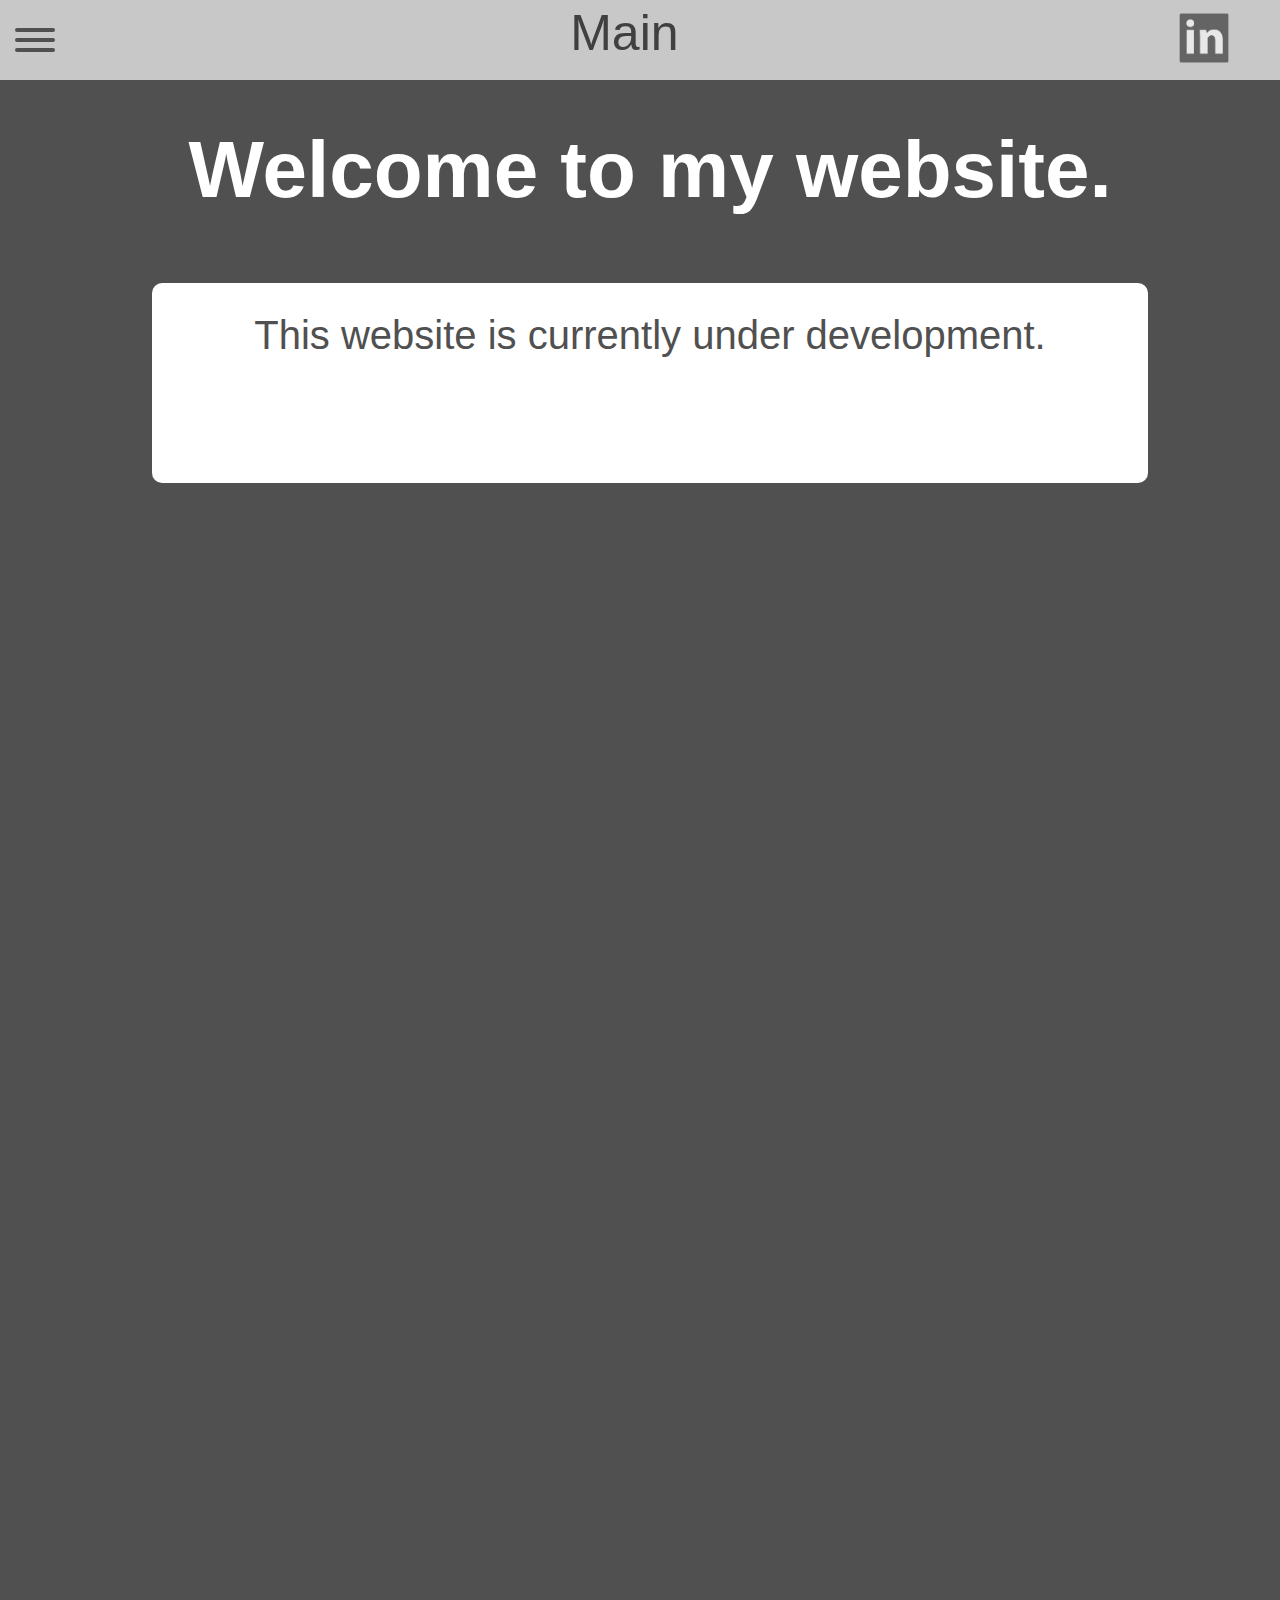
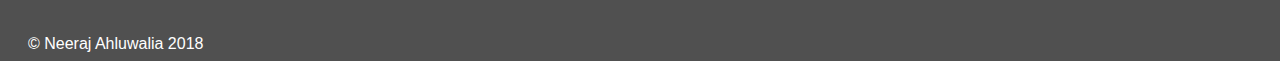
<file: index.html>
<html>
<head>  
    
    <link rel="stylesheet" href="style.css">
    <link rel="stylesheet" href="hamburgers.css">
    
    </head>
    
    
        
 
    
     <div id="mySidenav" class="sidenav">
          <div class="closebtn" onclick="closeNav()">&times;</div>
  <a href="/index.html">Main</a>
  <a href="/projects.html">Projects</a>
  <a href="/resume.html">Resume</a>
  <a href="#">Contact</a>
  <a href="#">Gallery</a>
</div>
    
    
    
   
    
    
    
<body id="main">
    
    
    

    
    <div class="container">
      <div class="overlayViewport">
        <div class="content-wrapper">
        </div>
        <div class="overlayContent">
            <button class="hamburger hamburger--arrowturn" type="button" onclick="toggleNav()">
                    <span class="hamburger-box">
                        <span class="hamburger-inner"></span>
                </span>
            </button>
            
            <div class="social" onclick="openInNewTab('https://www.linkedin.com/in/neeraj-ahluwalia-1b7720170/');"></div>
            
          Main
            
        </div>
      </div>
      <div class="contentViewport">
        <div class="content">
          <h2>Welcome to my website.</h2>
            
            <div id="welcome">
            This website is currently under development.
            </div>
         <br>
            <br>
            <br>
            <br>
            <br>
            <br>
            <br>
            <br>
            <br>
            <br>
            <br>
            <br>
            <br>
            <br>
            <br>
            <br>
            <br>
            <br>
            <br>
            <br>
            <br>
            <br>
            <br>
            <br>
            <br>
            <br>
            <br>
            <br>
            <br>
            <br>
            <br>
            <br>
            <br>
            <br>
            <br>
            <br>
            <br>
            <br>
            <br>
            <br>
            <br>
            <br>
            <br>
            <br>
            <br>
            <br>
            <br>
            <br>
            <br>
            <br>
            <br>
            <br>
            <br>
            <br>
            <br>
            <br>
            <br>
            <br>
            <br>
            <br>
            <br>
            <br>
            <br>
            <br>
            © Neeraj Ahluwalia 2018
            
          
        </div>
      </div>
    </div>
    
    
    <script src="main.js"></script>
    </body> 
       
</html>
</file>
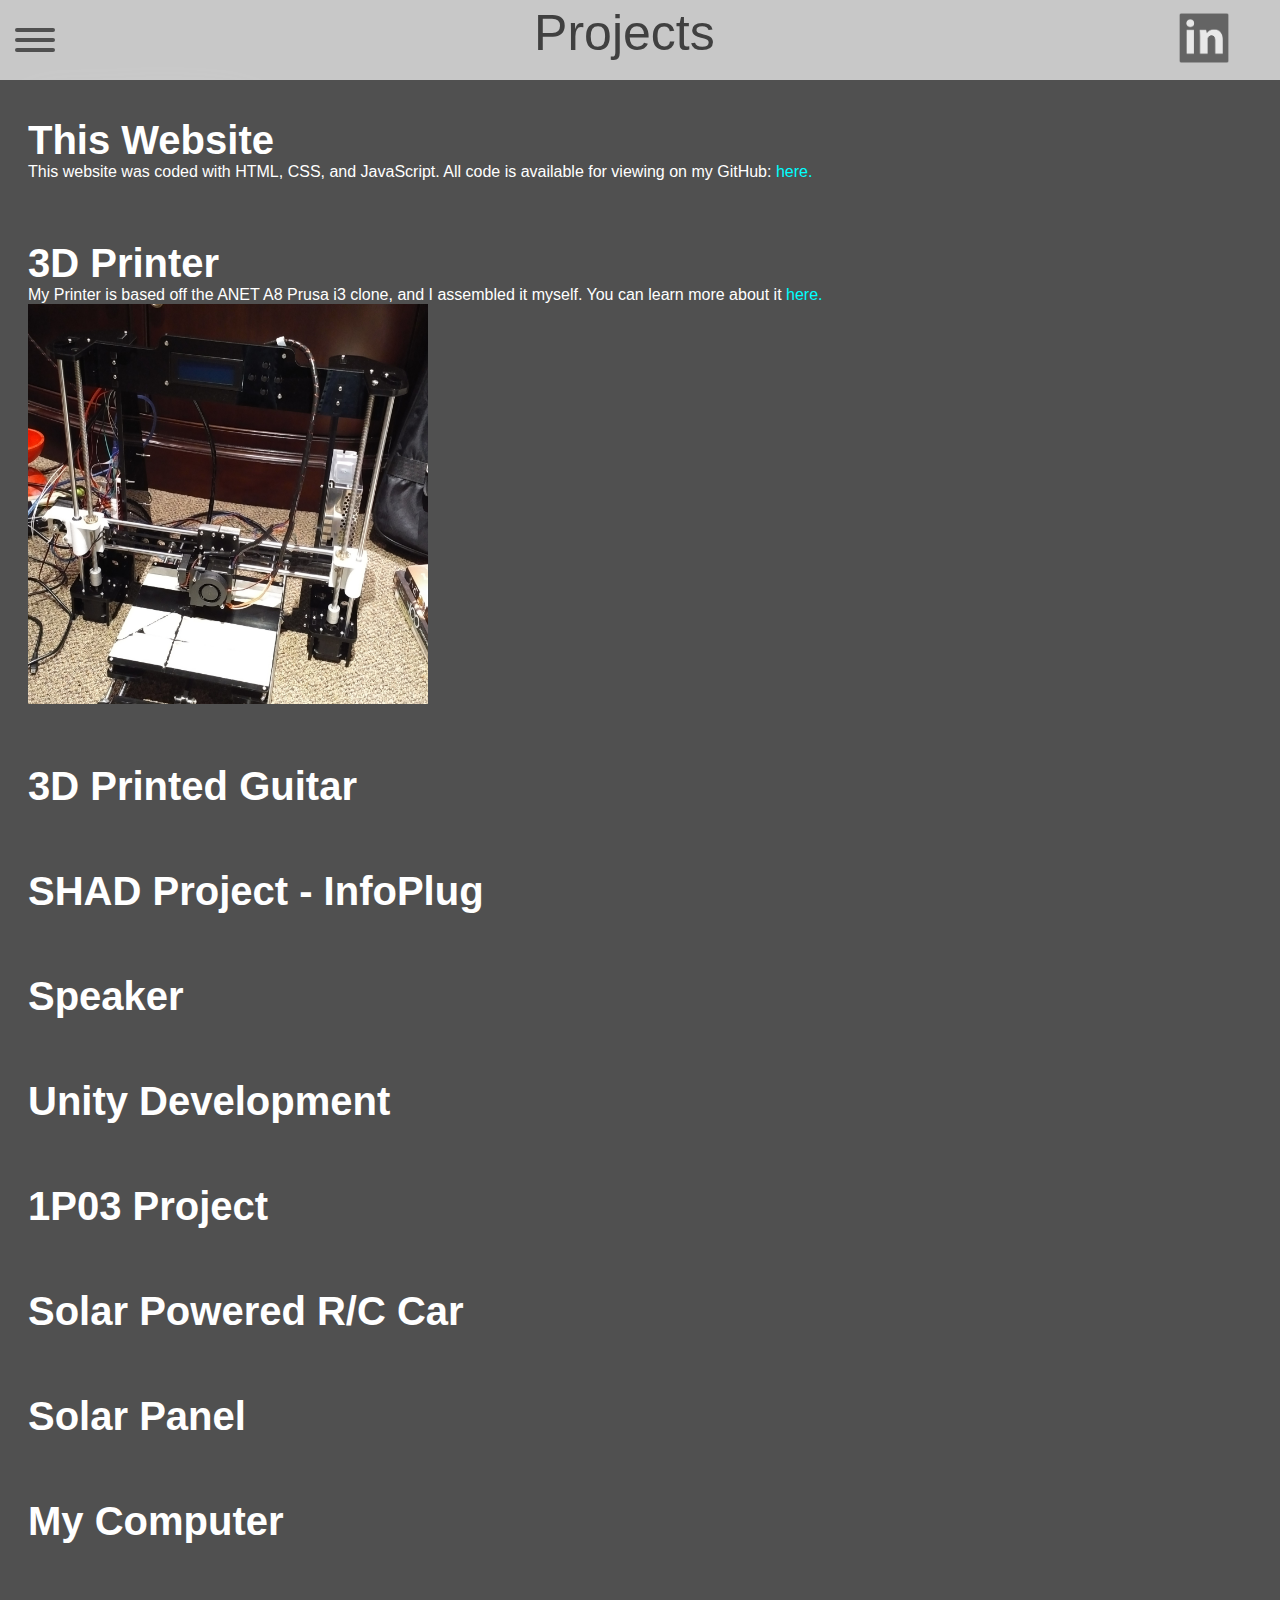
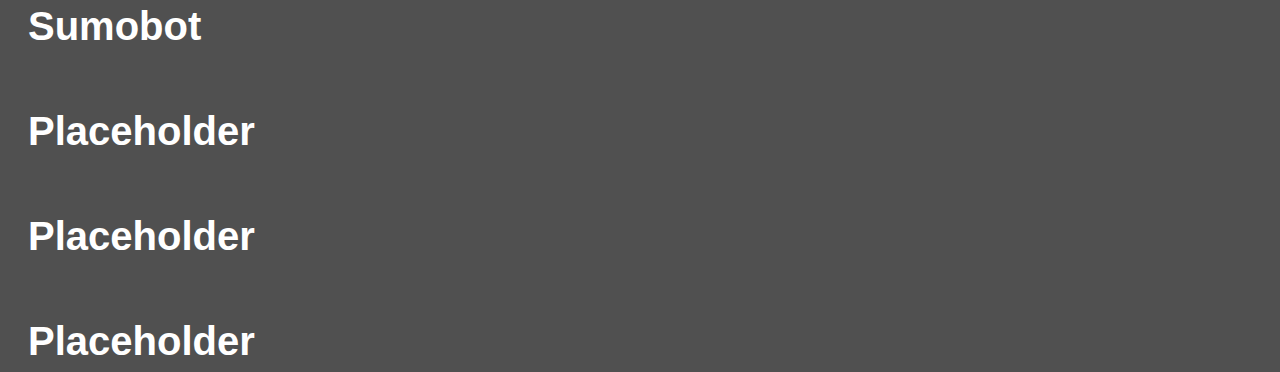
<file: projects.html>
<html>
<head>  
    
    <link rel="stylesheet" href="style.css">
    <link rel="stylesheet" href="hamburgers.css">
    
    </head>
    
    
        
 
    
      <div id="mySidenav" class="sidenav">
        <div class="closebtn" onclick="closeNav()">&times;</div>
  <a href="index.html">Main</a>
  <a href="#">Projects</a>
  <a href="resume.html">Resume</a>
  <a href="#">Contact</a>
  <a href="#">Gallery</a>
</div>
    
    
   
    
    
    
<body id="main">
    
    
    

    
    <div class="container">
      <div class="overlayViewport">
        <div class="content-wrapper">
        </div>
        <div class="overlayContent">
            <button class="hamburger hamburger--arrowturn" type="button" onclick="toggleNav()">
                    <span class="hamburger-box">
                        <span class="hamburger-inner"></span>
                </span>
            </button>
            
            <div class="social" onclick="openInNewTab('https://www.linkedin.com/in/neeraj-ahluwalia-1b7720170/');"></div>
            
          Projects
            
        </div>
      </div>
      <div class="contentViewport">
        <div class="content">
            <h3>This Website</h3>
            This website was coded with HTML, CSS, and JavaScript. All code is available for viewing on my GitHub: <a onclick="openInNewTab('https://github.com/Pamplemousse00/Website')" class="link">here.</a>
            
            
            <h3>3D Printer</h3>
            My Printer is based off the ANET A8 Prusa i3 clone, and I assembled it myself. You can learn more about it <a href="Projects/3DPrinter.html" class="link">here.</a>
            <br>
            
            
            <img src="images/printer_1.jpg" class="imageLeft">
                
            
            
            <h3>3D Printed Guitar</h3>
            <h3>SHAD Project - InfoPlug</h3>
            <h3>Speaker</h3>
            <h3>Unity Development</h3>
            <h3>1P03 Project</h3>
            <h3>Solar Powered R/C Car</h3>
            <h3>Solar Panel</h3>
            <h3>My Computer</h3>
            <h3>Sumobot</h3>
            <h3>Placeholder</h3>
            <h3>Placeholder</h3>
            <h3>Placeholder</h3>
            
            
          
        </div>
      </div>
    </div>
    
    
    <script src="main.js"></script>
    </body> 
       
</html>
</file>
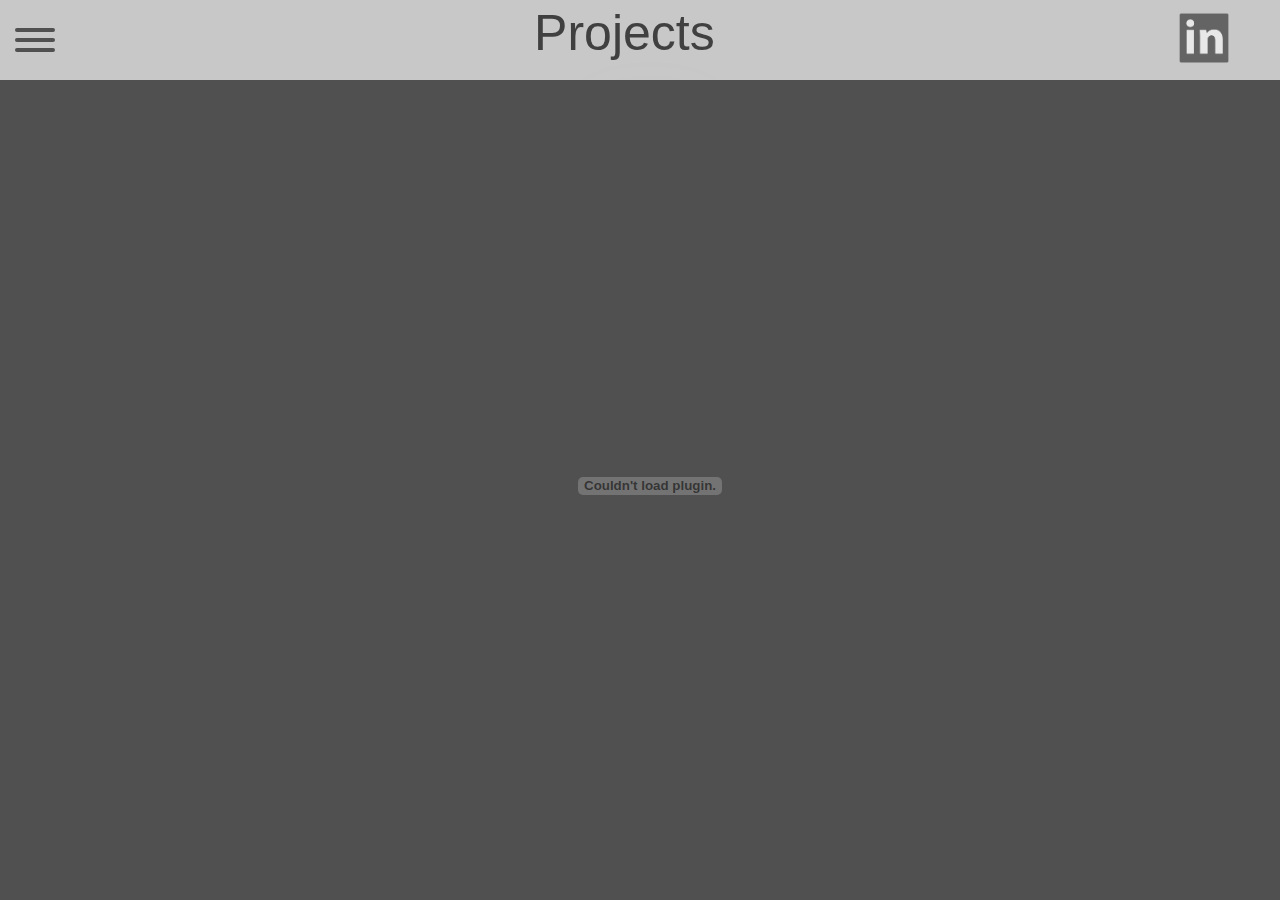
<file: resume.html>
<html>
<head>  
    
    <link rel="stylesheet" href="style.css">
    <link rel="stylesheet" href="hamburgers.css">
    
    </head>
    
    
        
 
    
      <div id="mySidenav" class="sidenav">
        <div class="closebtn" onclick="closeNav()">&times;</div>
  <a href="index.html">Main</a>
  <a href="projects.html">Projects</a>
  <a href="#">Resume</a>
  <a href="#">Contact</a>
  <a href="#">Gallery</a>
</div>
    
    
   
    
    
    
<body id="main">
    
    
    

    
    <div class="container">
      <div class="overlayViewport">
        <div class="content-wrapper">
        </div>
        <div class="overlayContent">
            <button class="hamburger hamburger--arrowturn" type="button" onclick="toggleNav()">
                    <span class="hamburger-box">
                        <span class="hamburger-inner"></span>
                </span>
            </button>
            
            <div class="social" onclick="openInNewTab('https://www.linkedin.com/in/neeraj-ahluwalia-1b7720170/');"></div>
            
          Projects
            
        </div>
      </div>
      <div class="contentViewport">
        <div class="content">
            
            
           <embed src="/other resources/Resume.pdf" width="100%" height="90%" 
 type='application/pdf' class="embedPDF">
            
          
        </div>
      </div>
    </div>
    
    
    <script src="main.js"></script>
    </body> 
       
</html>
</file>
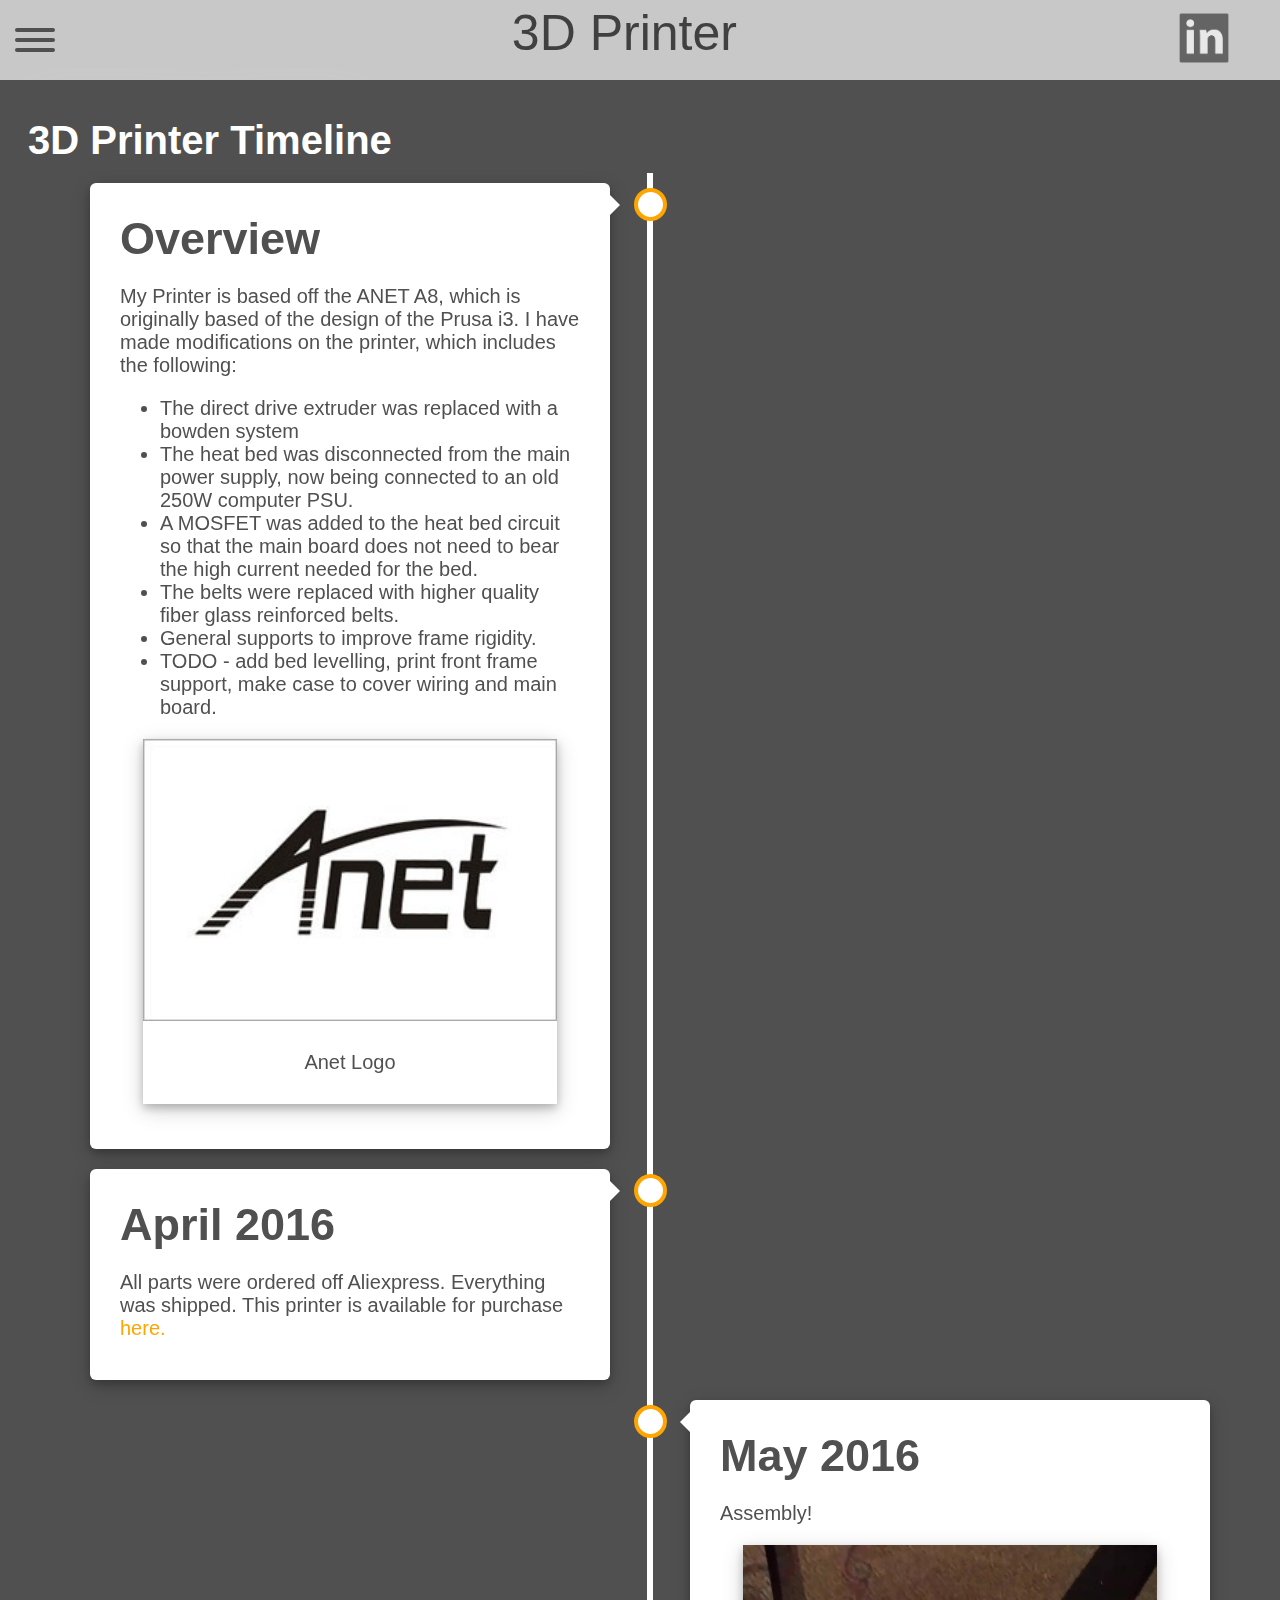
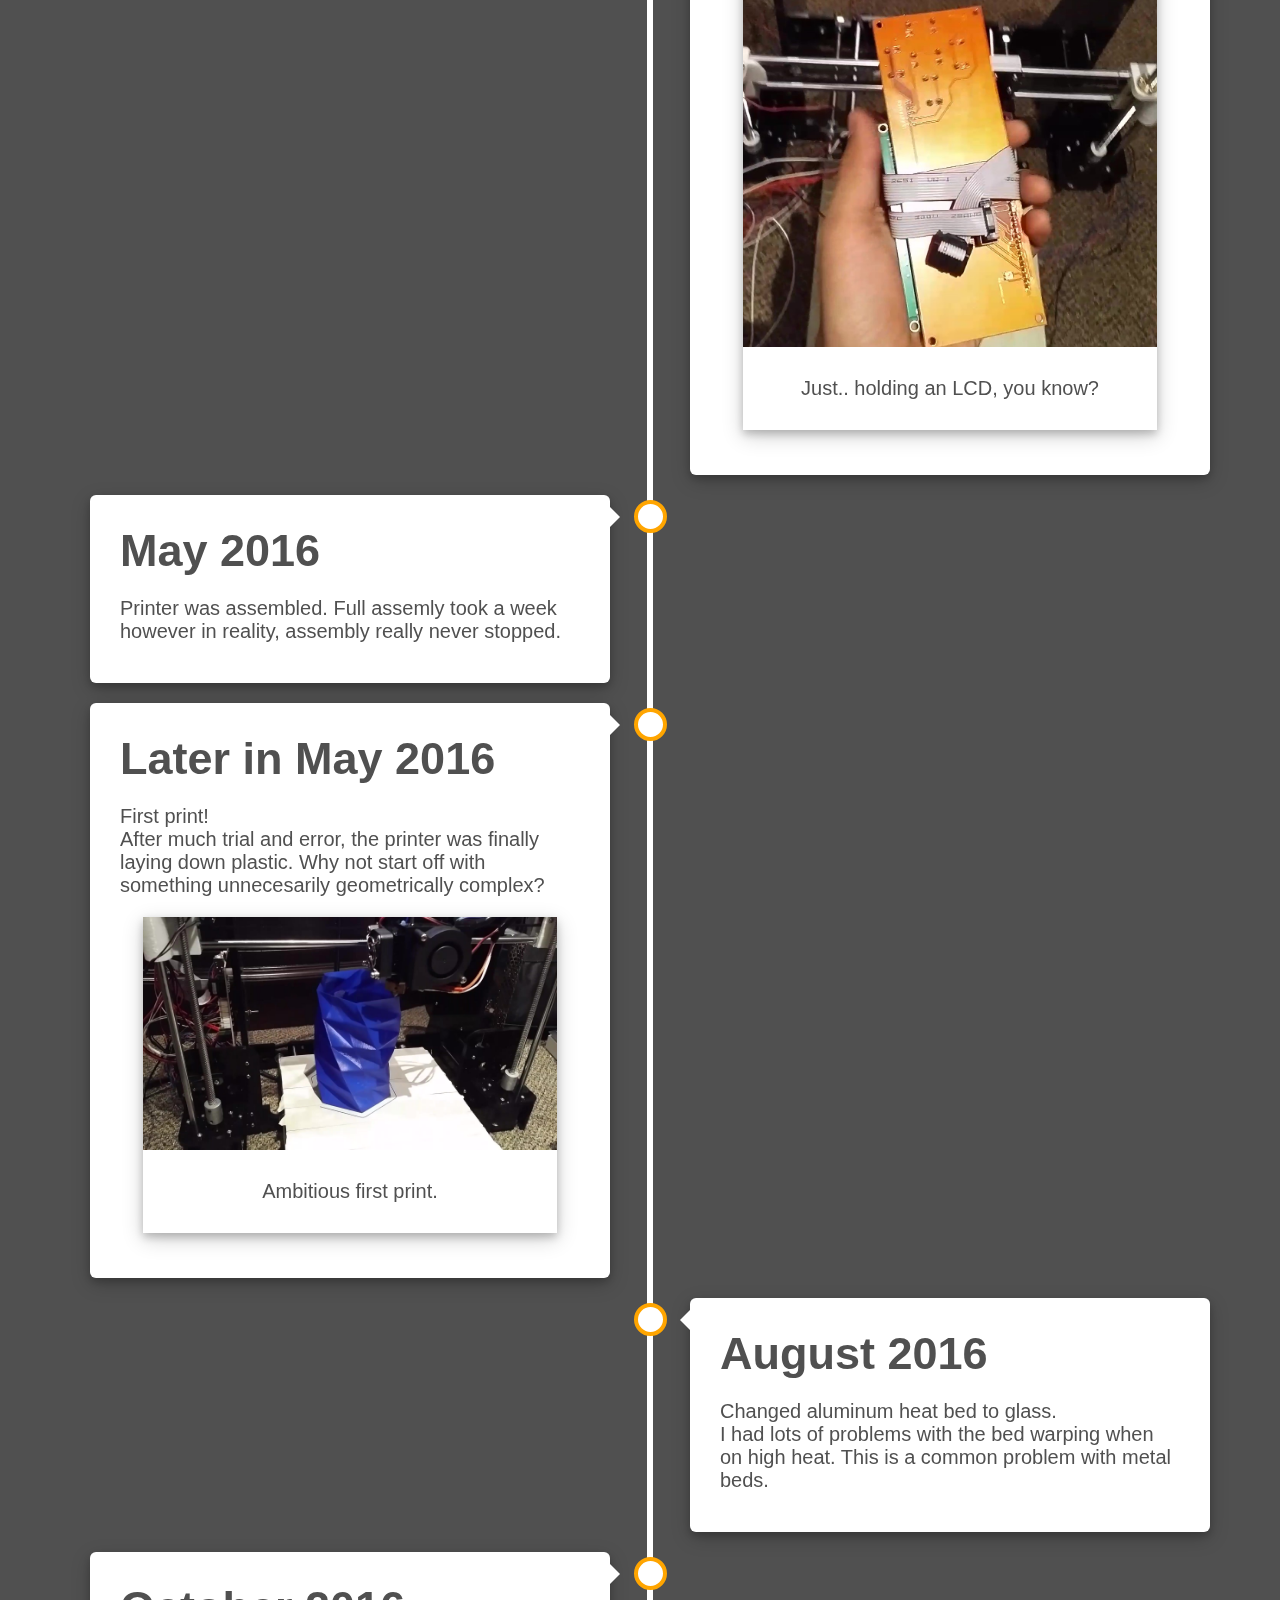
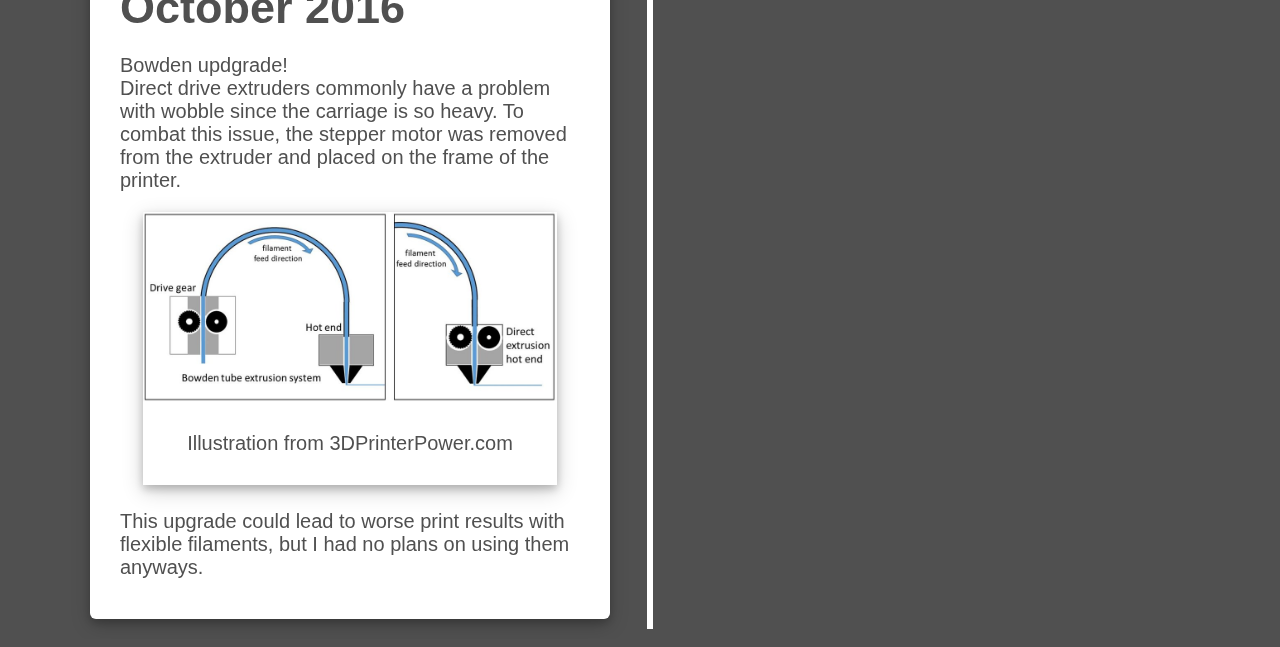
<file: Projects/3DPrinter.html>
<html>
<head>  
    
    <link rel="stylesheet" href="../style.css">
    <link rel="stylesheet" href="../hamburgers.css">
    
    </head>
    
    
        
 
    
      <div id="mySidenav" class="sidenav">
          <div class="closebtn" onclick="closeNav()">&times;</div>
  <a href="../index.html">Main</a>
  <a href="../projects.html">Projects</a>
  <a href="../resume.html">Resume</a>
  <a href="#">Contact</a>
  <a href="#">Gallery</a>
</div>
    
    
   
    
    
    
<body id="main">
    
    
    

    
    <div class="container">
      <div class="overlayViewport">
        <div class="content-wrapper">
        </div>
        <div class="overlayContent">
            <button class="hamburger hamburger--arrowturn" type="button" onclick="toggleNav()">
                    <span class="hamburger-box">
                        <span class="hamburger-inner"></span>
                </span>
            </button>
            
            <div class="social" onclick="openInNewTab('https://www.linkedin.com/in/neeraj-ahluwalia-1b7720170/');"></div>
            
          3D Printer
            
        </div>
      </div>
      <div class="contentViewport">
        <div class="content">
            
            
             
            
            
            <h3>3D Printer Timeline</h3>
            
            
            
            
            
            <div class="timeline">
                <div class="timelineContainer left">
                    <div class="timelineContent">
                        <h4>Overview</h4>
                        <p>My Printer is based off the ANET A8, which is originally based of the design of the Prusa i3. I have made modifications on the printer, which includes the following:
            <ul>
                <li>The direct drive extruder was replaced with a bowden system</li>
                <li>The heat bed was disconnected from the main power supply, now being connected to an old 250W computer PSU.</li>
                <li>A MOSFET was added to the heat bed circuit so that the main board does not need to bear the high current needed for the bed.</li>
                <li>The belts were replaced with higher quality fiber glass reinforced belts.</li>
                <li>General supports to improve frame rigidity.</li>
                <li>TODO - add bed levelling, print front frame support, make case to cover wiring and main board.</li>
            </ul>
                        </p>
                        <div class="polaroid">
                            <img src="../images/Anet-Logo.jpg"class="imageCenter">
                        <div class="caption">
                            <p>Anet Logo</p>
                            </div>
                        </div>
           
                    </div>
                </div>
                <div class="timelineContainer left">
                    <div class="timelineContent">
                        <h4>April 2016</h4>
                        <p>All parts were ordered off Aliexpress. Everything was shipped. This printer is available for purchase <a href="https://www.aliexpress.com/item/Anet-A8-Updated-size-220-220-240mm-High-Quality-Precision-Reprap-Prusa-i3-DIY-3d-Printer/32648055485.html?spm=a2g0s.9042311.0.0.27424c4ddhuBHm" class="linkOrange">here.</a></p>
                    </div>
                </div>
            
                <div class="timelineContainer right">
                    <div class="timelineContent">
                        <h4>May 2016</h4>
                        <p>Assembly!</p>
                            <div class="polaroid">
                            <img src="../images/printer_3.jpg"class="imageCenter">
                        <div class="caption">
                            <p>Just.. holding an LCD, you know?</p>
                            </div>
                        </div>
                            
                       
                    </div>
                </div>
            
                <div class="timelineContainer left">
                    <div class="timelineContent">
                        <h4>May 2016</h4>
                        <p>Printer was assembled. Full assemly took a week however in reality, assembly really never stopped.</p>
                       
                    </div>
                </div>
                
                <div class="timelineContainer left">
                    <div class="timelineContent">
                        <h4>Later in May 2016</h4>
                        <p>First print!
                        <br>
                            After much trial and error, the printer was finally laying down plastic. Why not start off with something unnecesarily geometrically complex?
                        </p>
                         <div class="polaroid">
                            <img src="../images/printer_2.jpg"class="imageCenter">
                        <div class="caption">
                            <p>Ambitious first print.</p>
                            </div>
                        </div>
                    </div>
                </div>
                
                
                <div class="timelineContainer right">
                    <div class="timelineContent">
                        <h4>August  2016</h4>
                        <p>Changed aluminum heat bed to glass.
                        <br>
                            I had lots of problems with the bed warping when on high heat. This is a common problem with metal beds.
                            
                        </p>
                       
                    </div>
                </div>
                
               <div class="timelineContainer left">
                    <div class="timelineContent">
                        <h4>October 2016</h4>
                        <p>Bowden updgrade!
                        <br>
                            Direct drive extruders commonly have a problem with wobble since the carriage is so heavy. To combat this issue, the stepper motor was removed from the extruder and placed on the frame of the printer. 
                            
                            <div class="polaroid">
                            <img src="../images/directvsbowden.jpg"class="imageCenter">
                        <div class="caption">
                            <p>Illustration from 3DPrinterPower.com</p>
                            </div>
                        </div>
                            
                            
                            This upgrade could lead to worse print results with flexible filaments, but I had no plans on using them anyways.
                        </p>
                         
                    </div>
                </div> 
                
                
                
                
                
                
            </div>
            
            
             
           
            
            
            
    
            
          
        </div>
      </div>
    </div>
    
    
    <script src="../main.js"></script>
    </body> 
       
</html>
</file>
<file: style.css>
/*main header*/
.header{
    
    text-align: center;
    color: orange;
    font-size: 60px;
    font-family: Arial;
    
}
h2{
    font-size: 80px;
    text-align: center;
    color: white;
    font-family: sans-serif;
    
}


#welcome{
    height: 200px;
    background-color: white;
    border-radius: 10px;
    color: #505050;
    text-align: center;
    padding-top: 30px;
    font-size: 40px;
    width: 80%;
    margin-left: auto;
    margin-right: auto;
}

/* The side navigation menu */
.sidenav {
    height: 100%; /* 100% Full-height */
    width: 0; /* 0 width - change this with JavaScript */
    position: fixed; /* Stay in place */
    z-index:1; /* Stay on top */
    top: 0; /* Stay at the top */
    left: 0;
    background-color: orange; /* Black*/
    overflow-x: hidden; /* Disable horizontal scroll */
    padding-top: 60px; /* Place content 60px from the top */
    transition: 0.5s; /* 0.5 second transition effect to slide in the sidenav */
    
}

/* The navigation menu links */
.sidenav a {
    padding: 8px 8px 8px 32px;
    text-decoration: none;
    font-size: 25px;
    color: #505050;
    display: block;
    transition: 0.3s ease;
    font-family: sans-serif;
    
}

/* When you mouse over the navigation links, change their color */
.sidenav a:hover {
    color: #f1f1f1;
    font-size: 34px;
    background-color: rgb(195, 105, 40);
}

/* Position and style the close button (top right corner) */
.closebtn {
    position: absolute;
    
    top: 0;
    right: 25px;
    font-size: 36px;
    margin-left: 50px;
    padding-left: 12px;
    color: #505050;
    cursor: pointer;
    transition: 0.3s;
    
}

.closebtn:hover{
    font-size: 36px;
    color: white;
    
}



/* On smaller screens, where height is less than 450px, change the style of the sidenav (less padding and a smaller font size) */
@media screen and (max-height: 450px) {
    .sidenav {padding-top: 15px;}
    .sidenav a {font-size: 18px;}
}



#main {
    transition: margin-left .5s;
    background-color: #505050;
    color: white;
    
}






.container {
}

.rectangle{
    width: 50px;
    height: 50px;
    background-color: red;
    
}

.overlayViewport {
  position: fixed;
  background: white;
  height: 80px;
  left: 0;
  right: 0;
  top: 0;
}

.contentViewport {
  bottom: 0;
  left: 0;
  right: 0;
  top: 70px; /* compensate for 1px border */
}

.overlayViewport,
.contentViewport {
  overflow: hidden;
}

.content {
  padding-left: 20px;
  padding-top: 50px;
    color: white;
    font-family: sans-serif;
}

.overlayViewport .content-wrapper {
  background: rgba(200,200,200,1);
  overflow: hidden;
}

.overlayViewport .content {
  opacity: 0.4;
  -webkit-filter: blur(35px);
  filter: blur(35px);
}

.overlayContent {
  bottom: 0;
  left: 0;
  line-height: 40px;
  position: fixed;
  right: 0;
  top: 0;
    font-family: sans-serif;
    font-size: 50px;
    text-align: center;
    top: 13px;
    color: #404040;
    height: 10px;
}

.social{
    display: inline-block;
    float: right;
    margin-right: 4%;
    /*todo make a new linkedin logo thats gray or orange*/
    background-image: url(images/linkedin-gray.png);
    background-size: contain;
    width: 50px;
    height: 50px;
    cursor: pointer;
    
}

.social:hover{
   /*todo make a new logo with light colours*/
}


h3{
    font-size: 40px;
    font-family: sans-serif;
    margin-top: 60px;
    margin-bottom: 0px;
    
}


.link{
    color: aqua;
    text-decoration: none;
    cursor: pointer;
    
}

.linkOrange{
    color: orange;
    text-decoration: none;
    cursor: pointer;
}

.imageLeft{
    height: 400px;
    width: 400px;
    display: block;
    
    
}


.imageRight{
    float:right;
    display: block;
}

.embedPDF{
    margin-top: 30px;
}

.imageCenter{
    
    margin-left: auto;
    margin-right: auto;
    display: block;
    
}


.polaroid{
    width: 90%;
  box-shadow: 0 4px 8px 0 rgba(0, 0, 0, 0.2), 0 6px 20px 0 rgba(0, 0, 0, 0.19);
  margin-bottom: 25px;
    margin-left: auto;
    margin-right: auto;
    margin-top: 20px;
    
}

.caption{
    text-align: center;
  padding: 10px 20px;
    background-color: white;
}

img{
    width: 100%;
}







* {
  box-sizing: border-box;
}


/* The actual timeline (the vertical ruler) */
.timeline {
  position: relative;
  max-width: 1200px;
  margin: 10px auto;
}

/* The actual timeline (the vertical ruler) */
.timeline::after {
  content: '';
  position: absolute;
  width: 6px;
  background-color: white;
  top: 0;
  bottom: 0;
  left: 50%;
  margin-left: -3px;
}

/* Container around content */
.timelineContainer {
  padding: 10px 40px;
  position: relative;
  background-color: inherit;
  width: 50%;
    
}

/* The circles on the timeline */
.timelineContainer::after {
  content: '';
  position: absolute;
  width: 25px;
  height: 25px;
  right: -17px;
  background-color: white;
  border: 4px solid orange;
  top: 15px;
  border-radius: 50%;
  z-index: 1;
}

/* Place the container to the left */
.left {
  left: 0;
}

/* Place the container to the right */
.right {
  left: 50%;
}

/* Add arrows to the left container (pointing right) */
.left::before {
  content: " ";
  height: 0;
  position: absolute;
  top: 22px;
  width: 0;
  z-index: 1;
  right: 30px;
  border: medium solid white;
  border-width: 10px 0 10px 10px;
  border-color: transparent transparent transparent white;
}

/* Add arrows to the right container (pointing left) */
.right::before {
  content: " ";
  height: 0;
  position: absolute;
  top: 22px;
  width: 0;
  z-index: 1;
  left: 30px;
  border: medium solid white;
  border-width: 10px 10px 10px 0;
  border-color: transparent white transparent transparent;
}

/* Fix the circle for containers on the right side */
.right::after {
  left: -16px;
}

/* The actual content */
.timelineContent {
  padding: 20px 30px;
  background-color: white;
  position: relative;
  border-radius: 6px;
  color: #505050;
    font-size: 20px;
    box-shadow: 0 4px 8px 0 rgba(0, 0, 0, 0.2), 0 6px 20px 0 rgba(0, 0, 0, 0.19);
}

/* Media queries - Responsive timeline on screens less than 600px wide */
@media screen and (max-width: 600px) {
/* Place the timelime to the left */
  .timeline::after {
    left: 31px;
  }

/* Full-width containers */
  .container {
    width: 100%;
    padding-left: 70px;
    padding-right: 25px;
  }

/* Make sure that all arrows are pointing leftwards */
  .container::before {
    left: 60px;
    border: medium solid white;
    border-width: 10px 10px 10px 0;
    border-color: transparent white transparent transparent;
  }

/* Make sure all circles are at the same spot */
  .left::after, .right::after {
    left: 15px;
  }

/* Make all right containers behave like the left ones */
  .right {
    left: 0%;
  }
}





h4{
    font-size: 45px;
    margin-top: 10px;
    margin-bottom: 0px;
}
</file>
<file: hamburgers.css>
.hamburger {
  padding: 15px 15px;
  display: inline-block;
  cursor: pointer;
  transition-property: opacity, filter;
  transition-duration: 0.15s;
  transition-timing-function: linear;
  font: inherit;
  color: inherit;
  text-transform: none;
  background-color: transparent;
  border: 0;
  margin: 0;
  overflow: visible;
    z-index: 1;
    float: left;

}

.hamburger:focus{
    outline: 0;
}
  .hamburger:hover {
    opacity: 0.7; }
  .hamburger.is-active:hover {
    opacity: 0.7; }
  .hamburger.is-active .hamburger-inner,
  .hamburger.is-active .hamburger-inner::before,
  .hamburger.is-active .hamburger-inner::after {
    background-color: #505050; 
}

.hamburger-box {
  width: 40px;
  height: 24px;
  display: inline-block;
  position: relative; 
  z-index: 1;
}

.hamburger-inner {
  display: block;
  top: 50%;
  margin-top: -2px;
}
  .hamburger-inner, .hamburger-inner::before, .hamburger-inner::after {
    width: 40px;
    height: 4px;
    background-color: #505050;
    border-radius: 4px;
    position: absolute;
    transition-property: transform;
    transition-duration: 0.15s;
    transition-timing-function: ease; 
 
}
  .hamburger-inner::before, .hamburger-inner::after {
    content: "";
    display: block; }
  .hamburger-inner::before {
    top: -10px; }
  .hamburger-inner::after {
    bottom: -10px; 


}





/*
   * Arrow Turn
   */
.hamburger--arrowturn.is-active .hamburger-inner {
  transform: rotate(-180deg); }
  .hamburger--arrowturn.is-active .hamburger-inner::before {
    transform: translate3d(8px, 0, 0) rotate(45deg) scale(0.7, 1); }
  .hamburger--arrowturn.is-active .hamburger-inner::after {
    transform: translate3d(8px, 0, 0) rotate(-45deg) scale(0.7, 1); }
</file>
